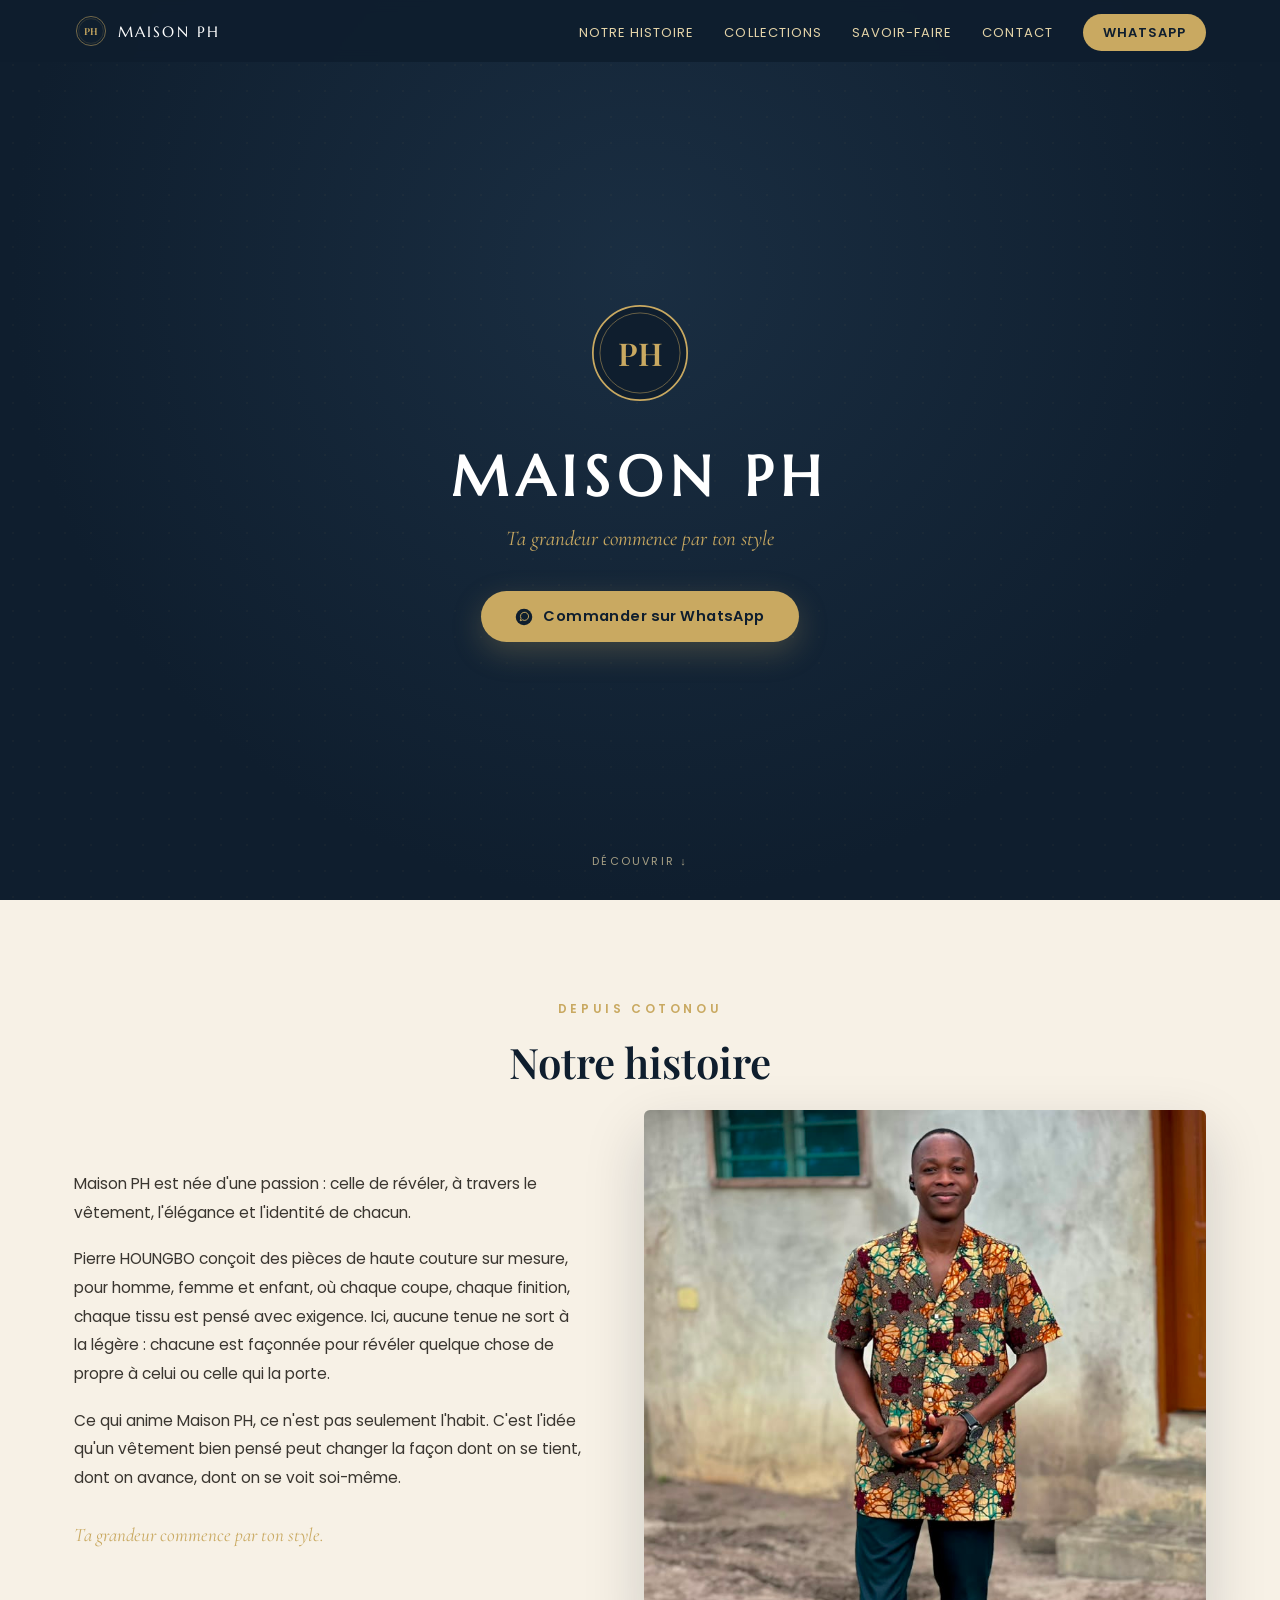
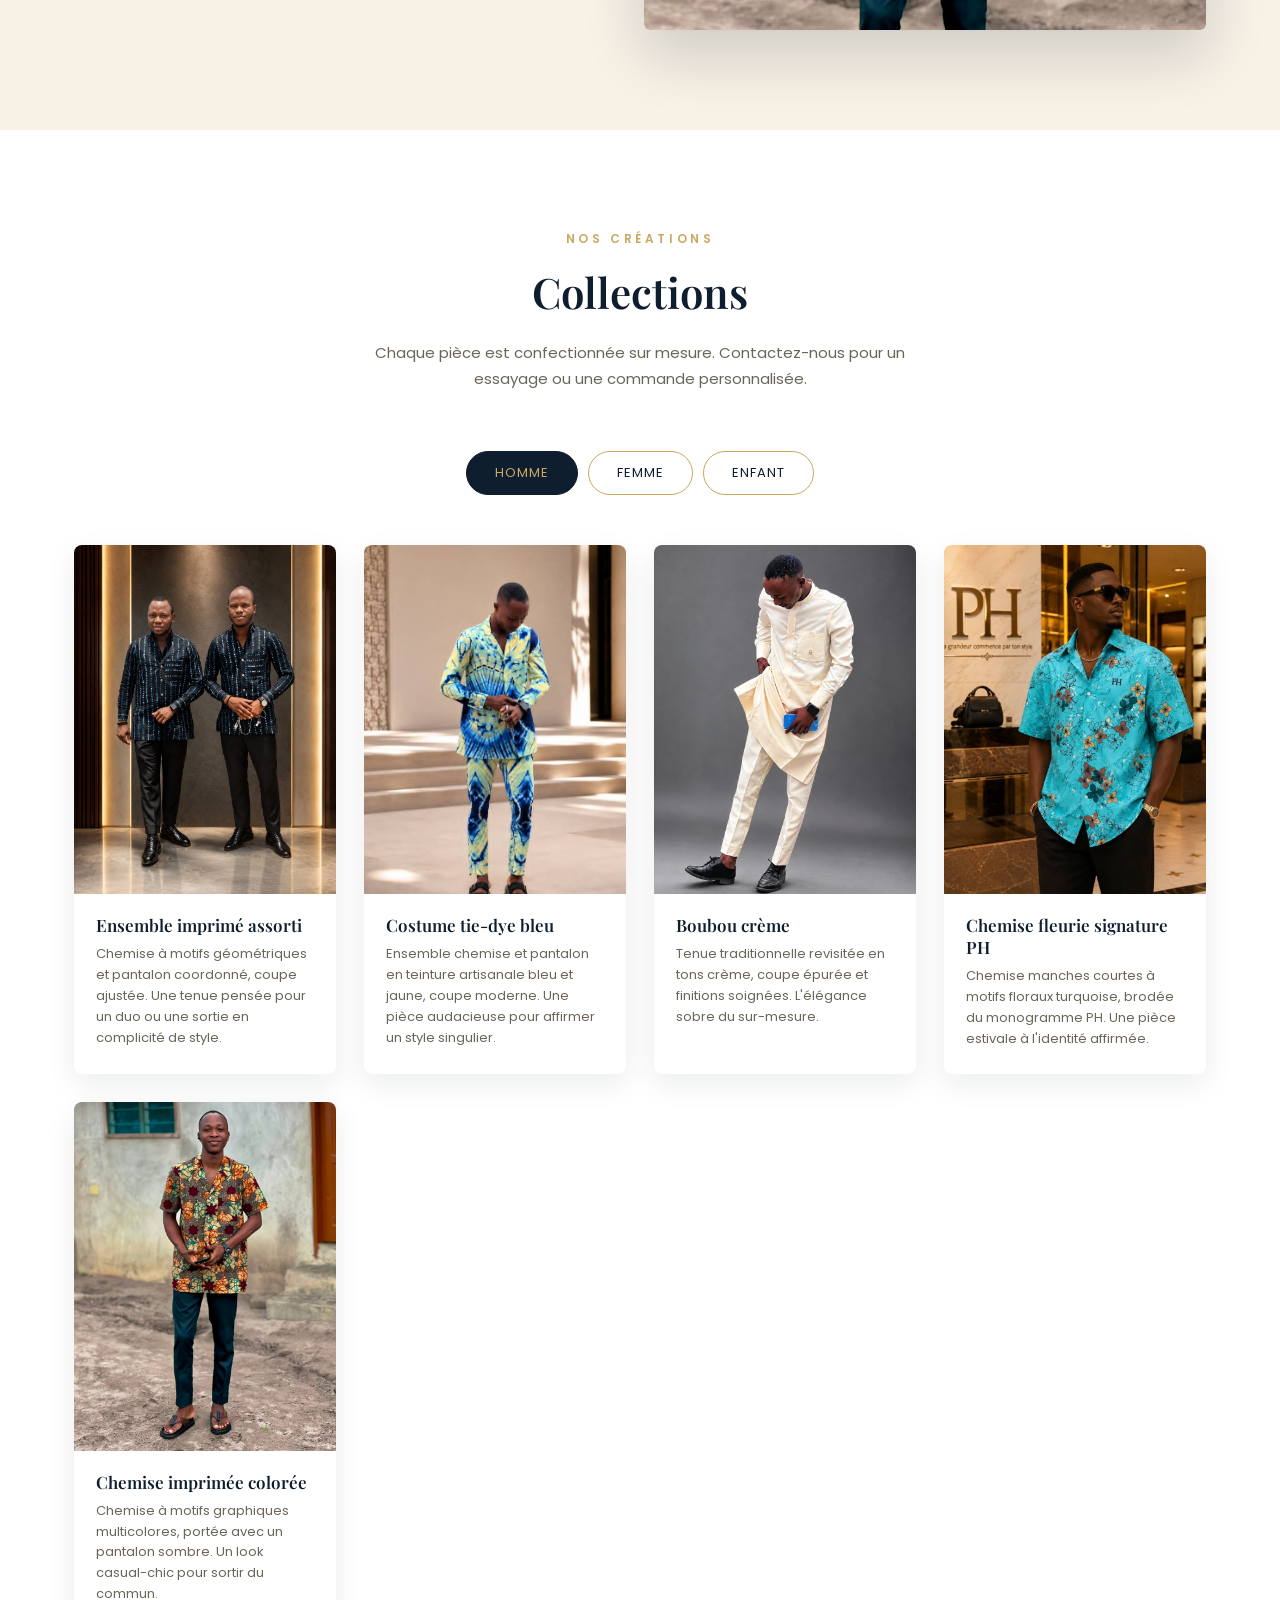
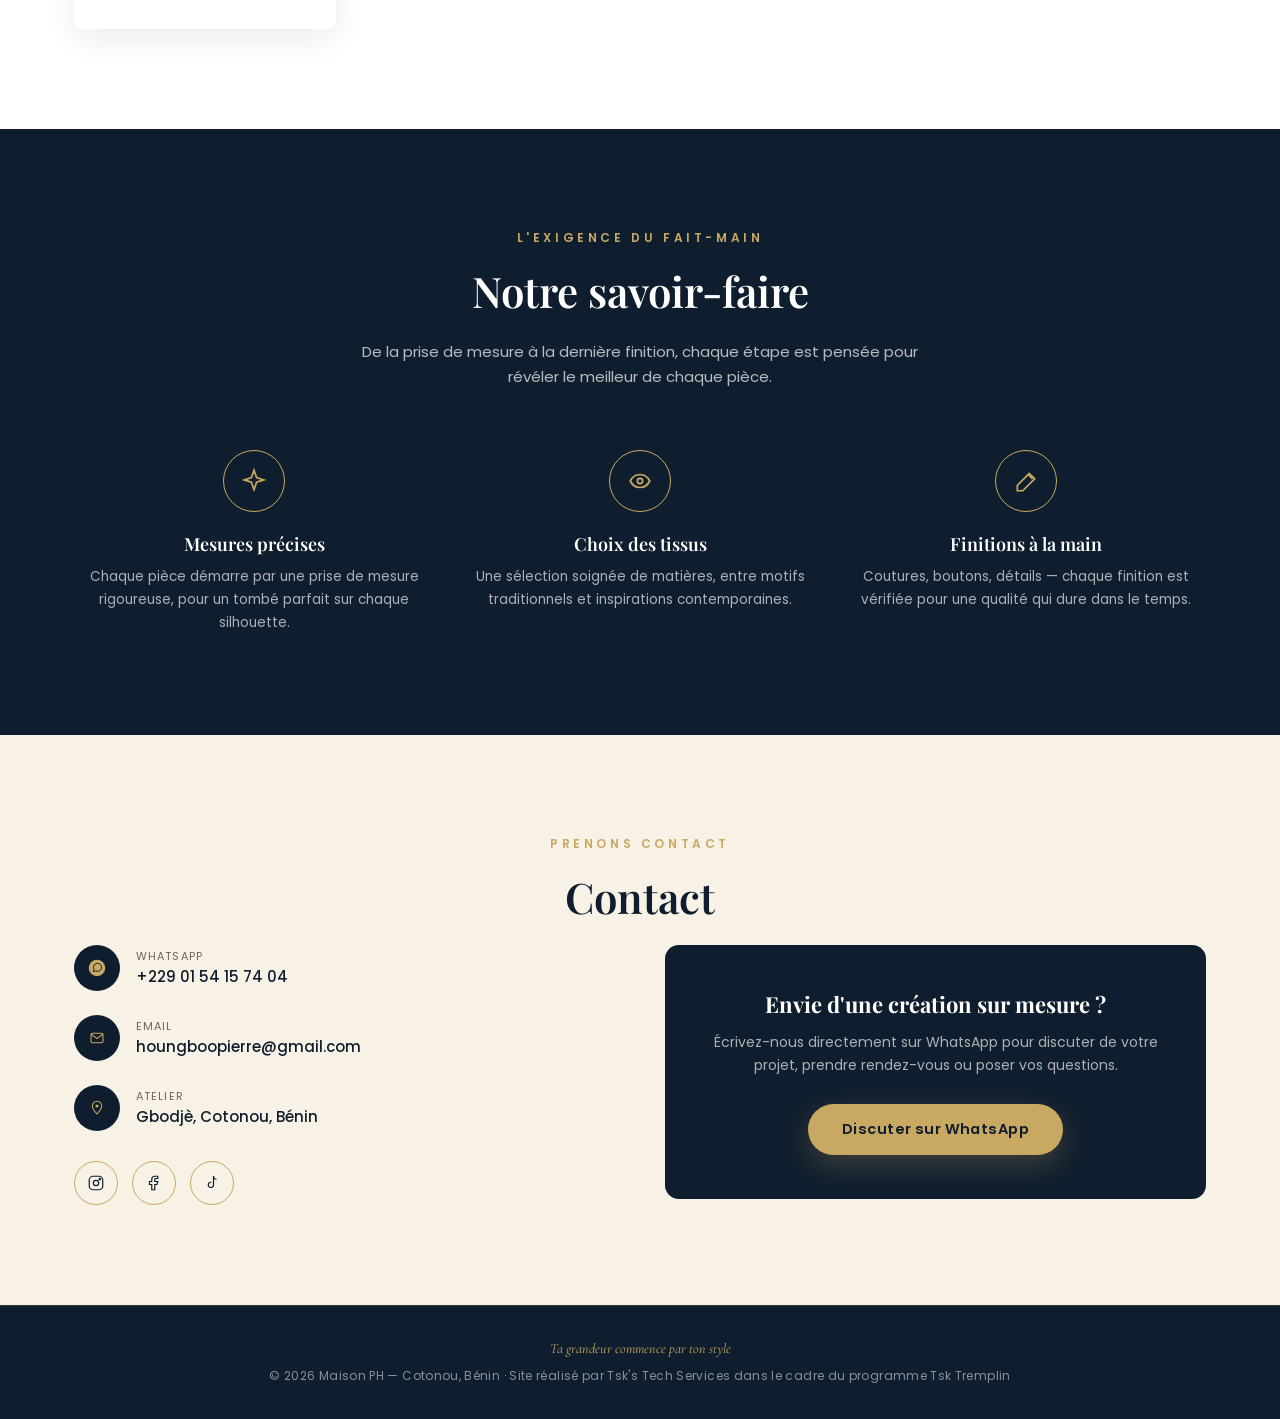
<file: index.html>
<!DOCTYPE html>
<html lang="fr">
<head>
<meta charset="UTF-8">
<meta name="viewport" content="width=device-width, initial-scale=1">
<title>Maison PH — Haute Couture sur mesure | Cotonou, Bénin</title>
<meta name="description" content="Maison PH — Atelier de haute couture à Cotonou. Créations sur mesure pour homme, femme et enfant.">
<link rel="preconnect" href="https://fonts.googleapis.com">
<link rel="preconnect" href="https://fonts.gstatic.com" crossorigin>
<link href="https://fonts.googleapis.com/css2?family=Playfair+Display:wght@500;600;700&family=Marcellus&family=Cormorant+Garamond:ital,wght@1,500;1,600&family=Poppins:wght@300;400;500;600&display=swap" rel="stylesheet">
<link rel="stylesheet" href="style.css">
</head>
<body>

<!-- NAVIGATION -->
<nav class="navbar">
  <div class="container">
    <div class="nav-brand">
      <svg viewBox="0 0 140 140"><circle cx="70" cy="70" r="60" fill="#0F1E2E" stroke="#C9A961" stroke-width="2.2"/><circle cx="70" cy="70" r="51" fill="none" stroke="#C9A961" stroke-width="1" opacity="0.6"/><text x="70" y="87" font-family="Playfair Display, serif" font-weight="600" font-size="40" text-anchor="middle" fill="#C9A961">PH</text></svg>
      <span>MAISON PH</span>
    </div>
    <button class="nav-toggle" id="navToggle" aria-label="Menu"><span></span><span></span><span></span></button>
    <ul class="nav-links" id="navLinks">
      <li><a href="#histoire">Notre histoire</a></li>
      <li><a href="#collections">Collections</a></li>
      <li><a href="#savoir-faire">Savoir-faire</a></li>
      <li><a href="#contact">Contact</a></li>
      <li><a href="https://wa.me/22954157404" class="nav-cta" target="_blank">WhatsApp</a></li>
    </ul>
  </div>
</nav>

<!-- HERO -->
<header class="hero">
  <div class="hero-inner">
    <div class="hero-medallion">
      <svg viewBox="0 0 140 140"><circle cx="70" cy="70" r="60" fill="#0F1E2E" stroke="#C9A961" stroke-width="2.2"/><circle cx="70" cy="70" r="51" fill="none" stroke="#C9A961" stroke-width="1" opacity="0.6"/><text x="70" y="87" font-family="Playfair Display, serif" font-weight="600" font-size="40" text-anchor="middle" fill="#C9A961">PH</text></svg>
    </div>
    <h1>MAISON PH</h1>
    <p class="tagline">Ta grandeur commence par ton style</p>
    <a href="https://wa.me/22954157404" class="btn-primary" target="_blank">
      <svg width="18" height="18" viewBox="0 0 24 24" fill="none"><circle cx="12" cy="12" r="11" fill="#0F1E2E"/><path d="M7 17l1-3.2a5.4 5.4 0 1 1 2 2L7 17z" stroke="#C9A961" stroke-width="1.3" fill="none" stroke-linejoin="round"/></svg>
      Commander sur WhatsApp
    </a>
  </div>
  <div class="hero-scroll">Découvrir ↓</div>
</header>

<!-- NOTRE HISTOIRE -->
<section class="section section-ivory" id="histoire">
  <div class="container">
    <p class="eyebrow reveal">Depuis Cotonou</p>
    <h2 class="section-title reveal">Notre histoire</h2>
    <div class="histoire-grid">
      <div class="histoire-text reveal">
        <p>Maison PH est née d'une passion : celle de révéler, à travers le vêtement, l'élégance et l'identité de chacun.</p>
        <p>Pierre HOUNGBO conçoit des pièces de haute couture sur mesure, pour homme, femme et enfant, où chaque coupe, chaque finition, chaque tissu est pensé avec exigence. Ici, aucune tenue ne sort à la légère : chacune est façonnée pour révéler quelque chose de propre à celui ou celle qui la porte.</p>
        <p>Ce qui anime Maison PH, ce n'est pas seulement l'habit. C'est l'idée qu'un vêtement bien pensé peut changer la façon dont on se tient, dont on avance, dont on se voit soi-même.</p>
        <p class="signature-line">Ta grandeur commence par ton style.</p>
      </div>
      <div class="histoire-photo reveal">
        <img src="images/homme/homme_05_colore_exterieur.jpg" alt="Pierre HOUNGBO — Maison PH" loading="lazy">
      </div>
    </div>
  </div>
</section>

<!-- COLLECTIONS -->
<section class="section section-ivory" id="collections" style="background:#fff;">
  <div class="container">
    <p class="eyebrow reveal">Nos créations</p>
    <h2 class="section-title reveal">Collections</h2>
    <p class="section-sub reveal">Chaque pièce est confectionnée sur mesure. Contactez-nous pour un essayage ou une commande personnalisée.</p>

    <div class="tabs reveal">
      <button class="tab-btn active" data-cat="homme">Homme</button>
      <button class="tab-btn" data-cat="femme">Femme</button>
      <button class="tab-btn" data-cat="enfant">Enfant</button>
    </div>

    <div class="collection-grid" id="collectionGrid">
      <!-- rempli par script.js -->
    </div>
  </div>
</section>

<!-- SAVOIR-FAIRE -->
<section class="section section-navy" id="savoir-faire">
  <div class="container">
    <p class="eyebrow reveal">L'exigence du fait-main</p>
    <h2 class="section-title reveal" style="color:#fff;">Notre savoir-faire</h2>
    <p class="section-sub reveal">De la prise de mesure à la dernière finition, chaque étape est pensée pour révéler le meilleur de chaque pièce.</p>
    <div class="savoir-grid">
      <div class="savoir-item reveal">
        <div class="icon-circle">
          <svg width="26" height="26" viewBox="0 0 24 24" fill="none" stroke="#C9A961" stroke-width="1.6"><path d="M12 2l2.4 6.8L21 11l-6.6 2.2L12 20l-2.4-6.8L3 11l6.6-2.2L12 2z"/></svg>
        </div>
        <h3>Mesures précises</h3>
        <p>Chaque pièce démarre par une prise de mesure rigoureuse, pour un tombé parfait sur chaque silhouette.</p>
      </div>
      <div class="savoir-item reveal">
        <div class="icon-circle">
          <svg width="26" height="26" viewBox="0 0 24 24" fill="none" stroke="#C9A961" stroke-width="1.6"><path d="M3 12c2-4 6-6 9-6s7 2 9 6c-2 4-6 6-9 6s-7-2-9-6z"/><circle cx="12" cy="12" r="2.4"/></svg>
        </div>
        <h3>Choix des tissus</h3>
        <p>Une sélection soignée de matières, entre motifs traditionnels et inspirations contemporaines.</p>
      </div>
      <div class="savoir-item reveal">
        <div class="icon-circle">
          <svg width="26" height="26" viewBox="0 0 24 24" fill="none" stroke="#C9A961" stroke-width="1.6"><path d="M4 21v-5l11-11 5 5-11 11H4z"/><path d="M14 6l4 4"/></svg>
        </div>
        <h3>Finitions à la main</h3>
        <p>Coutures, boutons, détails — chaque finition est vérifiée pour une qualité qui dure dans le temps.</p>
      </div>
    </div>
  </div>
</section>

<!-- CONTACT -->
<section class="section section-ivory" id="contact">
  <div class="container">
    <p class="eyebrow reveal">Prenons contact</p>
    <h2 class="section-title reveal">Contact</h2>
    <div class="contact-grid">
      <div class="reveal">
        <div class="contact-item">
          <div class="ic"><svg width="18" height="18" viewBox="0 0 24 24" fill="none"><circle cx="12" cy="12" r="11" fill="#C9A961"/><path d="M7 17l1-3.2a5.4 5.4 0 1 1 2 2L7 17z" stroke="#0F1E2E" stroke-width="1.3" fill="none" stroke-linejoin="round"/></svg></div>
          <div><div class="txt-label">WhatsApp</div><div class="txt-value">+229 01 54 15 74 04</div></div>
        </div>
        <div class="contact-item">
          <div class="ic"><svg width="16" height="16" viewBox="0 0 24 24" fill="none" stroke="#C9A961" stroke-width="1.6"><rect x="3" y="5" width="18" height="14" rx="2"/><path d="M3 6l9 7 9-7"/></svg></div>
          <div><div class="txt-label">Email</div><div class="txt-value">houngboopierre@gmail.com</div></div>
        </div>
        <div class="contact-item">
          <div class="ic"><svg width="16" height="16" viewBox="0 0 24 24" fill="none" stroke="#C9A961" stroke-width="1.6"><path d="M12 21s7-7.2 7-12a7 7 0 1 0-14 0c0 4.8 7 12 7 12z"/><circle cx="12" cy="9" r="2.4" fill="#C9A961" stroke="none"/></svg></div>
          <div><div class="txt-label">Atelier</div><div class="txt-value">Gbodjè, Cotonou, Bénin</div></div>
        </div>
        <div class="social-row">
          <a href="#" target="_blank" aria-label="Instagram"><svg width="18" height="18" viewBox="0 0 24 24" fill="none" stroke="#0F1E2E" stroke-width="1.6"><rect x="3" y="3" width="18" height="18" rx="5"/><circle cx="12" cy="12" r="3.6"/><circle cx="17.2" cy="6.8" r="1"/></svg></a>
          <a href="#" target="_blank" aria-label="Facebook"><svg width="18" height="18" viewBox="0 0 24 24" fill="none" stroke="#0F1E2E" stroke-width="1.6"><path d="M15 3h-2a4 4 0 0 0-4 4v3H6v4h3v7h4v-7h3l1-4h-4V7a1 1 0 0 1 1-1h3V3z"/></svg></a>
          <a href="#" target="_blank" aria-label="TikTok"><svg width="18" height="18" viewBox="0 0 24 24" fill="none" stroke="#0F1E2E" stroke-width="1.6"><path d="M14 3v11.5a3.5 3.5 0 1 1-3-3.46"/><path d="M14 3c.3 2.2 1.9 4 4 4.3"/></svg></a>
        </div>
      </div>
      <div class="contact-cta reveal">
        <h3>Envie d'une création sur mesure ?</h3>
        <p>Écrivez-nous directement sur WhatsApp pour discuter de votre projet, prendre rendez-vous ou poser vos questions.</p>
        <a href="https://wa.me/22954157404" class="btn-primary" target="_blank">Discuter sur WhatsApp</a>
      </div>
    </div>
  </div>
</section>

<footer class="footer">
  <div class="brand-line">Ta grandeur commence par ton style</div>
  <p>© 2026 Maison PH — Cotonou, Bénin · Site réalisé par Tsk's Tech Services dans le cadre du programme Tsk Tremplin</p>
</footer>

<script src="script.js"></script>
</body>
</html>
</file>
<file: style.css>
:root {
  --navy: #0F1E2E;
  --navy-light: #1A2E42;
  --gold: #C9A961;
  --gold-soft: #E4D4A8;
  --ivory: #F7F1E6;
  --white: #FFFFFF;
  --gray: #6b6459;
  --font-display: 'Playfair Display', serif;
  --font-word: 'Marcellus', serif;
  --font-script: 'Cormorant Garamond', serif;
  --font-body: 'Poppins', sans-serif;
}

* { margin: 0; padding: 0; box-sizing: border-box; }

html { scroll-behavior: smooth; }

body {
  font-family: var(--font-body);
  color: var(--navy);
  background: var(--ivory);
  overflow-x: hidden;
}

img { max-width: 100%; display: block; }

a { text-decoration: none; color: inherit; }

.container {
  max-width: 1180px;
  margin: 0 auto;
  padding: 0 24px;
}

/* ===== NAVIGATION ===== */
.navbar {
  position: fixed;
  top: 0; left: 0; right: 0;
  z-index: 100;
  background: rgba(15, 30, 46, 0.92);
  backdrop-filter: blur(6px);
  padding: 14px 0;
  transition: padding 0.3s;
}
.navbar .container {
  display: flex;
  align-items: center;
  justify-content: space-between;
}
.nav-brand {
  display: flex;
  align-items: center;
  gap: 10px;
}
.nav-brand svg { width: 34px; height: 34px; }
.nav-brand span {
  font-family: var(--font-word);
  color: var(--white);
  font-size: 15px;
  letter-spacing: 0.14em;
}
.nav-links {
  display: flex;
  gap: 30px;
  list-style: none;
}
.nav-links a {
  color: var(--gold-soft);
  font-size: 13px;
  letter-spacing: 0.08em;
  text-transform: uppercase;
  transition: color 0.2s;
}
.nav-links a:hover { color: var(--gold); }
.nav-cta {
  background: var(--gold);
  color: var(--navy) !important;
  padding: 9px 20px;
  border-radius: 30px;
  font-size: 12.5px;
  font-weight: 600;
  letter-spacing: 0.06em;
}
.nav-toggle { display: none; background: none; border: none; cursor: pointer; }
.nav-toggle span {
  display: block; width: 24px; height: 2px; background: var(--white); margin: 5px 0;
}

/* ===== HERO ===== */
.hero {
  min-height: 100vh;
  background: radial-gradient(circle at 50% 30%, var(--navy-light) 0%, var(--navy) 70%);
  display: flex;
  align-items: center;
  justify-content: center;
  text-align: center;
  position: relative;
  padding: 100px 24px 60px;
}
.hero::before {
  content: "";
  position: absolute; inset: 0;
  background-image: radial-gradient(circle, rgba(201,169,97,0.08) 1px, transparent 1px);
  background-size: 26px 26px;
  opacity: 0.5;
}
.hero-inner { position: relative; z-index: 1; }
.hero-medallion { margin-bottom: 26px; }
.hero-medallion svg { width: 110px; height: 110px; }
.hero h1 {
  font-family: var(--font-word);
  color: var(--white);
  font-size: clamp(32px, 6vw, 56px);
  letter-spacing: 0.14em;
  margin-bottom: 14px;
}
.hero .tagline {
  font-family: var(--font-script);
  font-style: italic;
  color: var(--gold);
  font-size: clamp(16px, 2.4vw, 21px);
  margin-bottom: 40px;
}
.btn-primary {
  display: inline-flex;
  align-items: center;
  gap: 10px;
  background: var(--gold);
  color: var(--navy);
  padding: 15px 34px;
  border-radius: 40px;
  font-weight: 600;
  font-size: 14.5px;
  letter-spacing: 0.03em;
  transition: transform 0.2s, box-shadow 0.2s;
  box-shadow: 0 10px 30px rgba(201,169,97,0.25);
}
.btn-primary:hover { transform: translateY(-2px); box-shadow: 0 14px 36px rgba(201,169,97,0.35); }
.hero-scroll {
  position: absolute; bottom: 30px; left: 50%; transform: translateX(-50%);
  color: var(--gold-soft); font-size: 11px; letter-spacing: 0.2em; text-transform: uppercase;
  opacity: 0.7;
}

/* ===== SECTION GENERIC ===== */
.section { padding: 100px 0; }
.section-ivory { background: var(--ivory); }
.section-navy { background: var(--navy); color: var(--white); }
.eyebrow {
  font-size: 12px; letter-spacing: 0.3em; text-transform: uppercase;
  color: var(--gold); margin-bottom: 16px; text-align: center; font-weight: 600;
}
.section-title {
  font-family: var(--font-display); font-weight: 600;
  font-size: clamp(28px, 4vw, 42px);
  text-align: center;
  margin-bottom: 20px;
}
.section-sub {
  text-align: center; max-width: 560px; margin: 0 auto 60px;
  color: var(--gray); font-size: 15px; line-height: 1.7;
}
.section-navy .section-sub { color: rgba(255,255,255,0.7); }

/* ===== HISTOIRE ===== */
.histoire-grid {
  display: grid;
  grid-template-columns: 1fr 1.1fr;
  gap: 60px;
  align-items: center;
}
.histoire-text p {
  font-size: 15.5px; line-height: 1.85; color: #3a3630; margin-bottom: 18px;
}
.histoire-text .signature-line {
  font-family: var(--font-script); font-style: italic; color: var(--gold);
  font-size: 19px; margin-top: 24px;
}
.histoire-photo {
  border-radius: 6px; overflow: hidden;
  box-shadow: 0 24px 60px rgba(15,30,46,0.18);
}
.histoire-photo img { width: 100%; height: 520px; object-fit: cover; object-position: top; }

@media (max-width: 860px) {
  .histoire-grid { grid-template-columns: 1fr; gap: 36px; }
  .histoire-photo img { height: 380px; }
}

/* ===== COLLECTIONS ===== */
.tabs {
  display: flex; justify-content: center; gap: 10px; margin-bottom: 50px; flex-wrap: wrap;
}
.tab-btn {
  background: transparent;
  border: 1.4px solid var(--gold);
  color: var(--navy);
  padding: 11px 28px;
  border-radius: 30px;
  font-family: var(--font-body);
  font-size: 13px;
  letter-spacing: 0.08em;
  text-transform: uppercase;
  cursor: pointer;
  transition: all 0.25s;
}
.tab-btn.active, .tab-btn:hover {
  background: var(--navy);
  color: var(--gold);
  border-color: var(--navy);
}

.collection-grid {
  display: grid;
  grid-template-columns: repeat(auto-fit, minmax(250px, 1fr));
  gap: 28px;
}
.piece-card {
  background: var(--white);
  border-radius: 8px;
  overflow: hidden;
  box-shadow: 0 10px 30px rgba(15,30,46,0.08);
  transition: transform 0.3s, box-shadow 0.3s;
}
.piece-card:hover { transform: translateY(-6px); box-shadow: 0 20px 46px rgba(15,30,46,0.16); }
.piece-photo { aspect-ratio: 3/4; overflow: hidden; }
.piece-photo img { width: 100%; height: 100%; object-fit: cover; transition: transform 0.4s; }
.piece-card:hover .piece-photo img { transform: scale(1.05); }
.piece-info { padding: 20px 22px 24px; }
.piece-info h3 {
  font-family: var(--font-display); font-weight: 600; font-size: 17px; margin-bottom: 8px;
}
.piece-info p { font-size: 13px; color: var(--gray); line-height: 1.6; }

.collection-empty {
  text-align: center; padding: 60px 20px; grid-column: 1 / -1;
  border: 1.5px dashed var(--gold); border-radius: 10px; background: rgba(201,169,97,0.06);
}
.collection-empty .em-icon { font-size: 30px; margin-bottom: 14px; }
.collection-empty h3 {
  font-family: var(--font-display); font-size: 20px; margin-bottom: 10px;
}
.collection-empty p { color: var(--gray); font-size: 14px; max-width: 380px; margin: 0 auto; }

/* ===== SAVOIR-FAIRE ===== */
.savoir-grid {
  display: grid; grid-template-columns: repeat(3, 1fr); gap: 26px;
}
.savoir-item { text-align: center; }
.savoir-item .icon-circle {
  width: 62px; height: 62px; border-radius: 50%;
  border: 1.4px solid var(--gold);
  display: flex; align-items: center; justify-content: center;
  margin: 0 auto 20px;
}
.savoir-item h3 {
  font-family: var(--font-display); font-weight: 600; font-size: 18px; margin-bottom: 10px;
}
.savoir-item p { font-size: 13.5px; color: rgba(255,255,255,0.65); line-height: 1.7; }

@media (max-width: 780px) {
  .savoir-grid { grid-template-columns: 1fr; gap: 40px; }
}

/* ===== CONTACT ===== */
.contact-grid {
  display: grid; grid-template-columns: 1fr 1fr; gap: 50px; align-items: start;
}
.contact-item {
  display: flex; align-items: center; gap: 16px; margin-bottom: 24px;
}
.contact-item .ic {
  width: 46px; height: 46px; border-radius: 50%; background: var(--navy);
  display: flex; align-items: center; justify-content: center; flex-shrink: 0;
}
.contact-item .txt-label { font-size: 11px; text-transform: uppercase; letter-spacing: 0.1em; color: var(--gray); }
.contact-item .txt-value { font-size: 15px; font-weight: 500; }
.social-row { display: flex; gap: 14px; margin-top: 30px; }
.social-row a {
  width: 44px; height: 44px; border-radius: 50%; border: 1.4px solid var(--gold);
  display: flex; align-items: center; justify-content: center; transition: all 0.2s;
}
.social-row a:hover { background: var(--gold); }
.contact-cta {
  background: var(--navy); border-radius: 14px; padding: 44px 38px; text-align: center;
}
.contact-cta h3 { font-family: var(--font-display); color: var(--white); font-size: 22px; margin-bottom: 12px; }
.contact-cta p { color: rgba(255,255,255,0.65); font-size: 14px; margin-bottom: 26px; line-height: 1.7; }

@media (max-width: 860px) {
  .contact-grid { grid-template-columns: 1fr; }
}

/* ===== FOOTER ===== */
.footer {
  background: var(--navy); border-top: 1px solid rgba(201,169,97,0.2);
  padding: 34px 0; text-align: center;
}
.footer p { color: rgba(255,255,255,0.5); font-size: 12px; letter-spacing: 0.03em; }
.footer .brand-line {
  font-family: var(--font-script); font-style: italic; color: var(--gold);
  font-size: 14px; margin-bottom: 10px;
}

/* ===== MOBILE NAV ===== */
@media (max-width: 860px) {
  .nav-links { position: fixed; top: 62px; left: 0; right: 0; background: var(--navy);
    flex-direction: column; align-items: center; padding: 26px 0; gap: 22px;
    transform: translateY(-150%); transition: transform 0.3s; }
  .nav-links.open { transform: translateY(0); }
  .nav-toggle { display: block; }
}

/* Reveal animation */
.reveal { opacity: 0; transform: translateY(24px); transition: opacity 0.7s ease, transform 0.7s ease; }
.reveal.in { opacity: 1; transform: translateY(0); }
</file>
